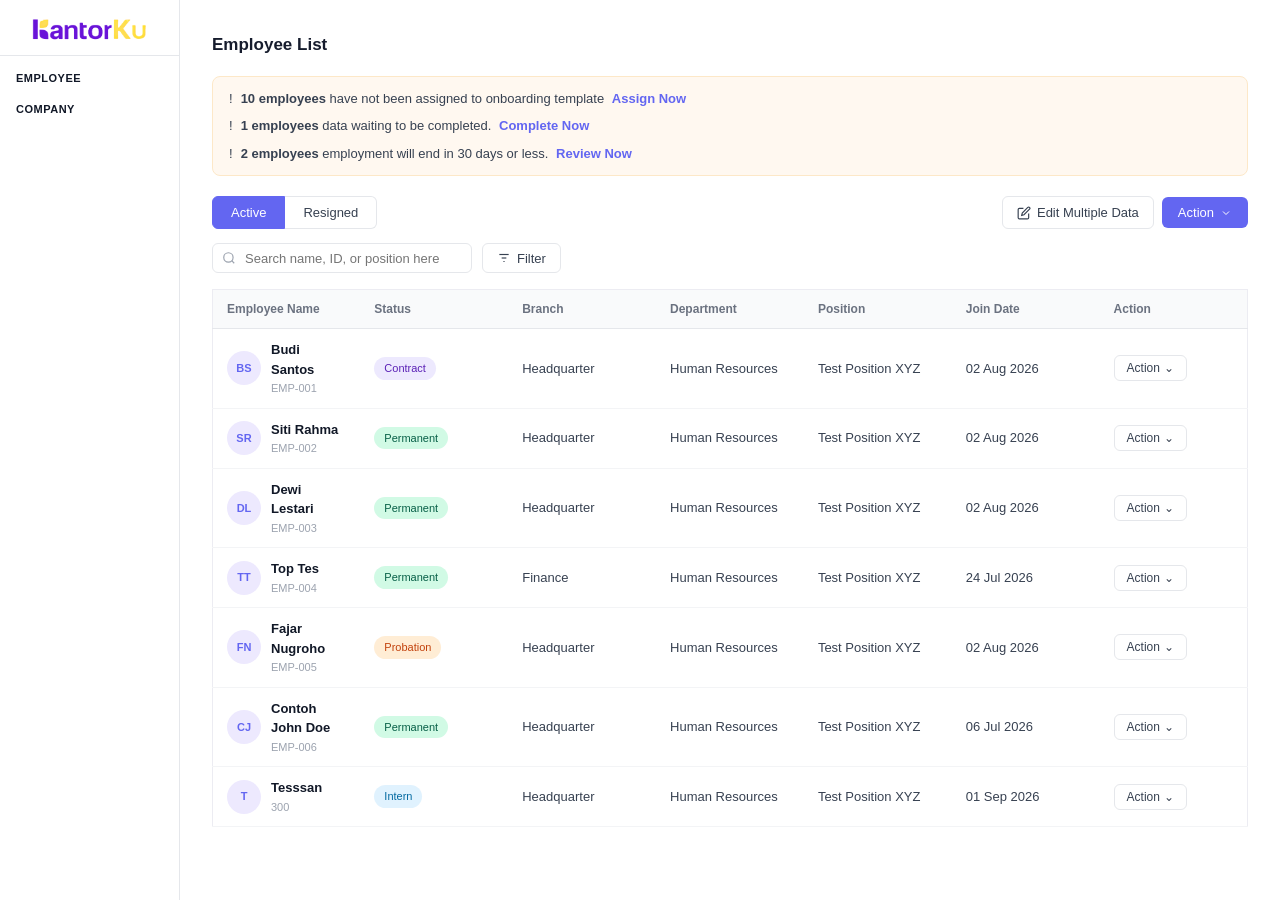
<file: index.html>
<!DOCTYPE html>
<html lang="id">
<head>
	<meta charset="UTF-8">
	<meta name="viewport" content="width=device-width, initial-scale=1.0">
	<title>Employee HRIS</title>
	<link rel="stylesheet" href="css/sidebar.css">
	<link rel="stylesheet" href="css/onboarding.css">
	<link rel="stylesheet" href="css/employee.css">
</head>
<body>
	<div class="app-shell">
		<div data-sidebar="components/sidebar.html"></div>
		<main id="app-content" class="main-content" aria-live="polite"></main>
	</div>

	<script src="js/sidebar.js"></script>
	<script src="js/router.js"></script>
	<script src="js/onboarding.js"></script>
</body>
</html>
</file>
<file: css/sidebar.css>
:root {
  --sidebar-bg: #ffffff;
  --sidebar-border: #e5e7eb;
  --sidebar-text: #374151;
  --sidebar-title: #111827;
  --sidebar-hover: #f3f4f6;
  --sidebar-active: #6366f1;
  --sidebar-shadow: rgba(0, 0, 0, 0.05);
}

* { box-sizing: border-box; margin: 0; padding: 0; }

body {
  min-height: 100vh;
  margin: 0;
  background: #f9fafb;
  color: var(--sidebar-text);
  font-family: -apple-system, BlinkMacSystemFont, "Segoe UI", Roboto, "Helvetica Neue", Arial, sans-serif;
  line-height: 1.5;
}

.app-shell { display: flex; min-height: 100vh; }
.sidebar { width: 180px; flex: 0 0 180px; min-height: 100vh; padding: 16px 0; background: var(--sidebar-bg); border-right: 1px solid var(--sidebar-border); box-shadow: 2px 0 8px var(--sidebar-shadow); }
.sidebar__brand { display: flex; align-items: center; justify-content: center; padding: 0 12px 12px; margin-bottom: 8px; border-bottom: 1px solid var(--sidebar-border); }
.sidebar__logo { width: 120px; height: auto; object-fit: contain; }
.sidebar__nav { display: flex; flex-direction: column; gap: 0; padding: 0 8px; }
.sidebar__section { margin-bottom: 0; }
.sidebar__submenu { display: grid; grid-template-rows: 0fr; overflow: hidden; transition: grid-template-rows .3s ease; }
.sidebar__submenu > * { min-height: 0; }
.sidebar__section.is-open .sidebar__submenu { grid-template-rows: 1fr; margin-bottom: 8px; }
.sidebar__title { padding: 6px 8px; margin-bottom: 2px; color: var(--sidebar-title); font-size: 11px; font-weight: 700; text-transform: uppercase; letter-spacing: .5px; cursor: pointer; }
.sidebar__title:hover { color: var(--sidebar-active); }
.sidebar__link { display: block; padding: 5px 8px 5px 20px; position: relative; border-radius: 6px; color: var(--sidebar-text); font-size: 13px; text-decoration: none; transition: background .2s ease, color .2s ease, padding .2s ease; }
.sidebar__link:hover { padding-left: 22px; background: var(--sidebar-hover); color: var(--sidebar-active); }
.sidebar__link.is-active { color: var(--sidebar-active); font-weight: 600; }
.main-content { flex: 1; min-width: 0; padding: 32px; background: #f9fafb; }

@media (max-width: 768px) {
  .sidebar { width: 200px; flex-basis: 200px; }
  .sidebar__logo { width: 120px; }
  .main-content { padding: 20px; }
}

@media (max-width: 640px) {
  .app-shell { display: block; }
  .sidebar { width: 100%; min-height: auto; padding: 10px 12px; border-right: 0; border-bottom: 1px solid var(--sidebar-border); box-shadow: 0 2px 8px var(--sidebar-shadow); }
  .sidebar__brand { justify-content: flex-start; padding: 0 4px 8px; margin-bottom: 8px; }
  .sidebar__logo { width: 104px; }
  .sidebar__nav { flex-direction: row; align-items: flex-start; gap: 8px; padding: 0; overflow-x: auto; }
  .sidebar__section { min-width: max-content; }
  .sidebar__title { padding: 5px 8px; font-size: 10px; }
  .sidebar__link { padding: 5px 8px; font-size: 11px; }
  .sidebar__link:hover { padding-left: 8px; }
  .main-content { width: 100%; padding: 16px 12px; }
}
</file>
<file: css/onboarding.css>
:root {
  --onboarding-purple: #6414d7;
  --onboarding-purple-dark: #5410b8;
  --onboarding-purple-soft: #f2efff;
  --onboarding-border: #e5e7eb;
  --onboarding-text: #1f2937;
}

#app-content { background: #fff; }
#app-content > h1 { margin: 0 0 18px; color: #161c2d; font-size: 17px; font-weight: 700; }

.tab-container { display: flex; gap: 0; margin-bottom: 14px; }
.tab-btn { min-height: 30px; padding: 6px 15px; border: 1px solid var(--onboarding-border); background: #fff; color: #374151; cursor: pointer; font-size: 12px; font-weight: 500; transition: background .2s ease, color .2s ease; }
.tab-btn:first-child { border-radius: 5px 0 0 5px; }
.tab-btn:last-child { border-radius: 0 5px 5px 0; }
.tab-btn:hover { background: #faf9ff; }
.tab-btn.active { background: var(--onboarding-purple); border-color: var(--onboarding-purple); color: #fff; }
.tab-badge { display: inline-flex; align-items: center; justify-content: center; width: 16px; height: 16px; margin-left: 6px; border-radius: 50%; background: #f1f1f4; color: #374151; font-size: 10px; font-weight: 600; }
.tab-btn.active .tab-badge { background: rgba(255, 255, 255, .3); color: #fff; }

.summary-cards { display: flex; align-items: stretch; gap: 10px; min-height: 68px; padding: 10px; margin-bottom: 14px; overflow-x: auto; border: 1px solid var(--onboarding-border); border-radius: 7px; background: #fff; }
.summary-card { flex: 0 1 122px; min-width: 112px; display: flex; align-items: center; gap: 9px; padding: 9px 12px; border: 1px solid #edf0f4; border-radius: 7px; background: #fff; color: var(--onboarding-text); cursor: pointer; transition: background .15s ease, border-color .15s ease; }
.summary-card:hover { background: #fafafa; }
.summary-card.active { border-color: var(--onboarding-purple); background: var(--onboarding-purple); color: #fff; }
.summary-card__icon { width: 27px; height: 27px; display: flex; align-items: center; justify-content: center; flex-shrink: 0; border-radius: 50%; background: #fff0d8; color: #b76b00; font-size: 13px; }
.summary-card:nth-child(2) .summary-card__icon { background: #dff6ee; color: #15936e; }
.summary-card:nth-child(3) .summary-card__icon { background: #e8efff; color: #4264c5; }
.summary-card.active .summary-card__icon { background: rgba(255, 255, 255, .2); color: #fff; }
.summary-card__count { font-size: 16px; font-weight: 700; line-height: 1; }
.summary-card__label { margin-top: 3px; color: #687184; font-size: 10px; white-space: nowrap; }
.summary-card.active .summary-card__label { color: rgba(255, 255, 255, .85); }

.toolbar { display: flex; align-items: center; gap: 7px; margin-bottom: 12px; }
.search-wrapper { position: relative; flex: 1; max-width: 217px; }
.search-wrapper svg { position: absolute; top: 50%; left: 10px; width: 14px; height: 14px; transform: translateY(-50%); stroke: #9ca3af; }
.search-input, .filter-btn { height: 30px; border: 1px solid var(--onboarding-border); border-radius: 4px; background: #fff; color: var(--onboarding-text); font-size: 11px; }
.search-input { width: 100%; padding: 6px 10px 6px 32px; outline: none; }
.search-input:focus { border-color: var(--onboarding-purple); }
.filter-btn { display: flex; align-items: center; gap: 6px; padding: 6px 12px; cursor: pointer; }
.filter-btn:hover { background: #faf9ff; }
.template-toolbar { display: flex; align-items: center; gap: 7px; margin-bottom: 12px; }
.toolbar-spacer { flex: 1; }
.outline-action-btn, .primary-action-btn { height: 30px; padding: 6px 13px; border-radius: 4px; font-size: 11px; font-weight: 600; cursor: pointer; }
.outline-action-btn { border: 1px solid var(--onboarding-purple); background: #fff; color: var(--onboarding-purple); }
.primary-action-btn { border: 1px solid var(--onboarding-purple); background: var(--onboarding-purple); color: #fff; }
.outline-action-btn:hover { background: var(--onboarding-purple-soft); }
.primary-action-btn:hover { background: var(--onboarding-purple-dark); }

.data-table { width: 100%; border: 1px solid #ececf2; border-collapse: collapse; table-layout: fixed; font-size: 11px; }
.data-table th { padding: 9px 13px; border-bottom: 1px solid #e2defb; background: #f1efff; color: #263047; font-size: 11px; font-weight: 600; text-align: left; }
.data-table td { height: 54px; padding: 8px 13px; border-bottom: 1px solid #f0f1f4; color: var(--onboarding-text); vertical-align: middle; }
.data-table tr:hover td { background: #fcfbff; }
.data-table tbody tr { cursor: pointer; }
.employee-cell { display: flex; align-items: center; gap: 9px; }
.avatar { width: 27px; height: 27px; display: flex; align-items: center; justify-content: center; flex-shrink: 0; border-radius: 50%; background: #e8e1ff; color: #5d3fc0; font-size: 10px; font-weight: 700; }
.employee-name { color: #5d21c6; font-size: 11px; font-weight: 600; }
.employee-meta { margin-top: 2px; color: #8d95a5; font-size: 10px; white-space: nowrap; }
.progress-wrapper { display: flex; flex-direction: column; gap: 5px; }
.progress-label { color: #374151; font-size: 11px; }
.progress-bar { width: 100%; max-width: 198px; height: 6px; overflow: hidden; border-radius: 99px; background: #e7e8ec; }
.progress-fill { height: 100%; border-radius: 99px; background: var(--onboarding-purple); }
.action-cell { display: flex; align-items: center; gap: 6px; }
.action-btn { width: 28px; height: 25px; display: flex; align-items: center; justify-content: center; border: 1px solid var(--onboarding-border); border-radius: 4px; background: #fff; color: #4b5563; cursor: pointer; }
.action-btn:hover { background: var(--onboarding-purple-soft); color: var(--onboarding-purple-dark); }
.action-btn svg { width: 13px; height: 13px; }
.template-table th:last-child, .template-table td:last-child { width: 86px; }
.template-table td { height: 44px; }
.template-name { color: #374151; font-weight: 600; }
.approval-info { display: inline-grid; width: 13px; height: 13px; place-items: center; margin-left: 3px; border: 1px solid #9ca3af; border-radius: 50%; color: #6b7280; font-size: 9px; }
.template-empty { display: flex; flex-direction: column; align-items: center; justify-content: center; padding: 60px 20px; text-align: center; }
.template-empty[hidden] { display: none; }
.template-empty img { width: 120px; margin-bottom: 16px; }
.template-empty h3 { margin: 0 0 6px; color: #111827; font-size: 15px; }
.template-empty p { margin: 0; color: #9ca3af; font-size: 13px; }
.template-pagination { display: flex; align-items: center; gap: 7px; margin-top: 12px; color: #8b93a3; font-size: 10px; }
.template-pagination select, .template-pagination button { height: 25px; border: 1px solid #e5e7eb; border-radius: 4px; background: #fff; color: #374151; font-size: 10px; }
.template-pagination select { padding: 3px 8px; }
.template-pagination button { min-width: 25px; padding: 3px 7px; cursor: pointer; }
.template-pagination button:first-of-type { margin-left: auto; }
.approval-table td { height: 48px; }
.approval-table td:first-child { display: flex; flex-direction: column; gap: 2px; }
.approval-status { display: inline-block; width: max-content; padding: 4px 8px; border-radius: 12px; background: #fff4d6; color: #9a6700; font-size: 10px; font-weight: 600; }
.approval-toolbar { margin-bottom: 12px; }
.empty-state { display: flex; flex-direction: column; align-items: center; justify-content: center; padding: 60px 20px; text-align: center; }
.empty-state img { width: 120px; height: auto; margin-bottom: 16px; }
.empty-state h3 { margin: 0 0 6px; color: #111827; font-size: 15px; font-weight: 600; }
.empty-state p { margin: 0; color: #9ca3af; font-size: 13px; }

@media (max-width: 800px) {
  #tab-content-container { overflow-x: auto; }
  .data-table { min-width: 760px; }
}

.employee-detail-view {
  min-height: 570px;
  background: #fff;
}

.detail-header {
  height: 42px;
  display: flex;
  align-items: center;
  justify-content: flex-end;
  padding: 0 8px;
  background: #f5f2ff;
}

.detail-close {
  border: 0;
  background: transparent;
  color: #4b5563;
  font-size: 24px;
  line-height: 1;
  cursor: pointer;
}

.detail-layout {
  display: grid;
  grid-template-columns: minmax(280px, 335px) minmax(430px, 1fr);
  gap: 21px;
  padding: 18px 20px;
}

.detail-sidebar h2,
.task-panel h2 {
  margin: 0 0 10px;
  color: #111827;
  font-size: 13px;
  font-weight: 700;
}

.detail-card,
.task-panel {
  border: 1px solid #ececf2;
  border-radius: 4px;
  background: #fff;
}

.detail-summary { margin-bottom: 15px; padding: 5px 14px 10px; }
.employee-info { margin-bottom: 0; padding: 0 14px; }

.detail-row {
  min-height: 29px;
  display: grid;
  grid-template-columns: 124px 1fr;
  align-items: center;
  border-bottom: 1px solid #ececf2;
  color: #1f2937;
  font-size: 11px;
}

.detail-row:last-child { border-bottom: 0; }
.detail-row strong { color: #5d21c6; font-weight: 500; }
.detail-summary .detail-row strong { color: #374151; }
.detail-progress { height: 6px; overflow: hidden; margin-top: 2px; border-radius: 99px; background: #e7e8ec; }
.detail-progress span { display: block; height: 100%; border-radius: inherit; background: var(--onboarding-purple); }

.task-panel { min-height: 300px; padding: 0 14px; }
.task-panel-header { display: flex; align-items: center; justify-content: space-between; padding-top: 0; }
.task-panel-header h2 { margin: 0; }
.add-task-btn { padding: 7px 14px; border: 0; border-radius: 4px; background: var(--onboarding-purple); color: #fff; font-size: 11px; cursor: pointer; }
.add-task-btn:hover { background: var(--onboarding-purple-dark); }
.task-toolbar { display: flex; gap: 7px; margin: 13px 0 10px; }
.task-toolbar .search-wrapper { max-width: 185px; }
.task-table-header { display: grid; grid-template-columns: 1.5fr .8fr 1fr .8fr 1.1fr .7fr; gap: 8px; padding: 0 4px 10px; border-bottom: 1px solid #ececf2; color: #1f2937; font-size: 10px; font-weight: 600; }
.task-empty { display: flex; flex-direction: column; align-items: center; justify-content: center; min-height: 190px; color: #111827; font-size: 11px; text-align: center; }
.task-empty-icon { margin-bottom: 5px; font-size: 42px; }
.task-empty span { margin-top: 3px; color: #4b5563; font-size: 10px; }

.task-drawer-layer { position: fixed; z-index: 20; inset: 0; }
.task-drawer-overlay { position: absolute; inset: 0; background: rgba(17, 24, 39, .48); }
.task-drawer { position: absolute; top: 0; right: 0; bottom: 0; width: min(390px, 100vw); display: flex; flex-direction: column; background: #fff; box-shadow: -5px 0 18px rgba(17, 24, 39, .16); }
.task-drawer-content { flex: 1; padding: 22px 20px; overflow-y: auto; }
.task-drawer-content h2 { margin: 0 0 16px; color: #111827; font-size: 15px; }
.task-notice { margin-bottom: 17px; padding: 10px 12px; border-radius: 4px; background: #faf8f2; color: #374151; font-size: 10px; line-height: 1.45; }
.task-notice a { color: var(--onboarding-purple); font-weight: 600; }
.task-drawer label { display: grid; grid-template-columns: 80px 1fr; align-items: center; gap: 9px; margin-bottom: 9px; color: #111827; font-size: 11px; }
.task-drawer input,
.task-drawer select { width: 100%; height: 30px; padding: 6px 9px; border: 1px solid #e5e7eb; border-radius: 4px; background: #fff; color: #9ca3af; font-size: 11px; outline: none; }
.task-drawer input:focus,
.task-drawer select:focus { border-color: var(--onboarding-purple); }
.task-drawer-footer { display: flex; justify-content: flex-end; gap: 16px; padding: 14px 20px; border-top: 1px solid #ececf2; }
.drawer-cancel { border: 0; background: transparent; color: var(--onboarding-purple); font-size: 11px; font-weight: 600; cursor: pointer; }
.drawer-submit { padding: 7px 16px; border: 0; border-radius: 18px; background: var(--onboarding-purple); color: #fff; font-size: 11px; font-weight: 600; cursor: pointer; }

@media (max-width: 800px) {
  .detail-layout { grid-template-columns: 1fr; }
  .task-table-header { min-width: 530px; }
  .task-panel { overflow-x: auto; }
}

.create-onboarding-page { color: #1f2937; }
.create-breadcrumb { margin-bottom: 22px; color: #374151; font-size: 12px; }
.create-breadcrumb span { margin: 0 8px; color: #9ca3af; font-size: 18px; vertical-align: -2px; }
.create-breadcrumb strong { color: #111827; font-weight: 600; }
.create-steps { display: grid; grid-template-columns: repeat(3, 1fr); max-width: 640px; margin: 0 auto 24px; }
.create-step { position: relative; display: flex; flex-direction: column; align-items: center; gap: 7px; color: #8b93a3; font-size: 11px; text-align: center; }
.create-step::before { position: absolute; top: 11px; left: -50%; width: 100%; height: 1px; background: #e5e7eb; content: ''; }
.create-step:first-child::before { display: none; }
.create-step span { z-index: 1; width: 22px; height: 22px; display: grid; place-items: center; border-radius: 50%; background: #f3f4f6; color: #374151; font-weight: 600; }
.create-step strong { font-weight: 500; }
.create-step.active, .create-step.complete { color: #111827; }
.create-step.active span { background: var(--onboarding-purple); color: #fff; }
.create-step.active strong { font-weight: 700; }
.create-step.complete span { background: #eee9ff; color: var(--onboarding-purple); }
.create-panel { border: 1px solid #ececf2; border-radius: 4px; background: #fff; }
.create-panel > h2 { margin: 0; padding: 10px 14px; border-bottom: 1px solid #e6e3f3; background: #f3f0ff; color: #1f2937; font-size: 12px; }
.create-field-row { display: grid; grid-template-columns: 220px minmax(280px, 370px); gap: 14px; min-height: 82px; align-items: start; padding: 14px; border-bottom: 1px solid #ececf2; font-size: 11px; }
.create-field-row > label { padding-top: 8px; font-weight: 600; }
.create-field-row input:not([type='radio']):not([type='checkbox']), .create-field-row textarea { width: 100%; border: 1px solid #e5e7eb; border-radius: 4px; padding: 8px 10px; color: #374151; font: inherit; outline: none; }
.create-field-row textarea { height: 72px; resize: vertical; }
.create-field-row input:focus, .create-field-row textarea:focus, .category-content input:focus, .task-row input:focus, .task-row select:focus { border-color: var(--onboarding-purple); }
.create-field-row input.invalid { border-color: #ef4444; }
.field-error { display: none; margin-top: 5px; color: #ef4444; font-size: 10px; }
.field-error:not([hidden]) { display: block; }
.reminder-box { border: 1px solid #e5e7eb; border-radius: 4px; }
.reminder-actions { display: flex; align-items: center; gap: 8px; padding: 8px 10px; color: #8b93a3; font-size: 10px; }
.reminder-item { display: flex; align-items: center; gap: 8px; padding: 8px 10px; border-bottom: 1px solid #ececf2; font-size: 10px; }
.reminder-item > input { width: 32px; border: 1px solid #e5e7eb; border-radius: 4px; padding: 5px; text-align: center; }
.reminder-item label { display: flex; align-items: center; gap: 4px; white-space: nowrap; }
.reminder-item button { margin-left: auto; border: 0; background: transparent; color: #6b7280; font-size: 18px; cursor: pointer; }
.secondary-create-btn, .primary-create-btn, .outline-create-btn, .add-category-btn { border: 0; border-radius: 4px; background: var(--onboarding-purple); color: #fff; cursor: pointer; font-size: 11px; font-weight: 600; }
.secondary-create-btn { padding: 8px 13px; }
.default-template { display: flex; align-items: center; gap: 7px; padding: 14px; font-size: 11px; }
.create-footer { display: flex; justify-content: flex-end; gap: 16px; padding: 14px 0; }
.text-create-btn { border: 0; background: transparent; color: var(--onboarding-purple); font-size: 11px; font-weight: 600; cursor: pointer; }
.primary-create-btn { min-width: 70px; padding: 8px 16px; border-radius: 18px; }
.task-step-layout { display: grid; grid-template-columns: 225px 1fr; min-height: 250px; }
.category-list { border-right: 1px solid #ececf2; background: #fff; }
.category-item { display: flex; flex-direction: column; gap: 7px; padding: 13px 15px; color: #5d21c6; font-size: 11px; }
.category-item.active { background: #ded7fb; }
.category-item span { width: max-content; padding: 4px 8px; border-radius: 12px; background: #f5f3ff; color: #5d21c6; font-size: 10px; }
.add-category-btn { width: 100%; padding: 10px; border-radius: 0; }
.category-content { padding: 14px; }
.category-content label { display: grid; grid-template-columns: 145px 1fr; align-items: center; gap: 12px; font-size: 11px; font-weight: 600; }
.category-content label input { height: 30px; border: 1px solid #e5e7eb; border-radius: 4px; padding: 7px 10px; font: inherit; font-weight: 400; outline: none; }
.task-heading { display: flex; justify-content: space-between; align-items: center; margin: 22px 0 10px; font-size: 11px; }
.create-task-table { overflow-x: auto; border: 1px solid #ececf2; }
.task-table-head, .task-row { display: grid; grid-template-columns: 1fr 1.3fr 1.2fr 1fr 1.2fr; gap: 8px; min-width: 620px; align-items: center; padding: 10px; font-size: 10px; }
.task-table-head { background: #f3f0ff; color: #1f2937; font-weight: 600; }
.task-row { border-top: 1px solid #ececf2; }
.task-row input, .task-row select { width: 100%; height: 30px; min-width: 0; border: 1px solid #e5e7eb; border-radius: 4px; padding: 6px 8px; color: #9ca3af; font: inherit; outline: none; }
.task-row .task-type { color: #374151; }
.criteria-empty { display: flex; flex-direction: column; align-items: center; justify-content: center; min-height: 310px; color: #374151; font-size: 12px; text-align: center; }
.criteria-icon { margin-bottom: 12px; color: var(--onboarding-purple); font-size: 56px; }
.criteria-empty p { margin: 0 0 14px; }
.outline-create-btn { padding: 8px 15px; border: 1px solid var(--onboarding-purple); border-radius: 18px; background: #fff; color: var(--onboarding-purple); }
.criteria-editor { padding: 14px; }
.criteria-editor-header { margin-bottom: 14px; }
.criteria-editor-header label { display: grid; grid-template-columns: 145px 1fr; align-items: center; gap: 12px; color: #1f2937; font-size: 11px; font-weight: 600; }
.criteria-editor-header input { height: 30px; border: 1px solid #e5e7eb; border-radius: 4px; padding: 7px 10px; font: inherit; font-weight: 400; outline: none; }
.criteria-columns { display: grid; grid-template-columns: repeat(4, 1fr); border: 1px solid #ececf2; }
.criteria-column { min-height: 290px; padding: 12px 14px; border-right: 1px solid #ececf2; }
.criteria-column:last-child { border-right: 0; }
.criteria-column strong, .criteria-column small { display: block; }
.criteria-column strong { color: #1f2937; font-size: 11px; }
.criteria-column small { margin: 4px 0 9px; color: #8b93a3; font-size: 9px; }
.criteria-column > input { width: 100%; height: 30px; margin-bottom: 10px; border: 1px solid #e5e7eb; border-radius: 4px; padding: 6px 8px; font-size: 10px; outline: none; }
.criteria-column > input:focus, .criteria-editor-header input:focus { border-color: var(--onboarding-purple); }
.criteria-column label { display: flex; align-items: flex-start; gap: 7px; margin: 9px 0; color: #1f2937; font-size: 10px; line-height: 1.3; }
.criteria-column label input { margin: 1px 0 0; accent-color: var(--onboarding-purple); }
.criteria-task-heading { display: flex; align-items: center; justify-content: space-between; margin: 28px 0 10px; color: #1f2937; font-size: 11px; }
.criteria-task-table { margin-bottom: 2px; }

@media (max-width: 800px) {
  .create-field-row, .task-step-layout { grid-template-columns: 1fr; }
  .category-list { border-right: 0; border-bottom: 1px solid #ececf2; }
  .create-field-row > label { padding-top: 0; }
  .criteria-columns { grid-template-columns: repeat(2, minmax(180px, 1fr)); }
}

@media (max-width: 768px) {
  #app-content > h1 { font-size: 16px; }

  .tab-container,
  .template-toolbar {
    flex-wrap: wrap;
  }

  .template-toolbar .toolbar-spacer { display: none; }
  .template-toolbar .search-wrapper { flex: 1 1 220px; max-width: none; }
  .template-toolbar .outline-action-btn,
  .template-toolbar .primary-action-btn { flex: 1 1 auto; }

  .summary-cards { margin-right: 0; }

  .data-table {
    display: block;
    overflow-x: auto;
    white-space: nowrap;
  }

  .data-table thead,
  .data-table tbody { min-width: 760px; }

  .detail-layout { padding: 14px 12px; }
  .detail-row { grid-template-columns: 110px 1fr; }
  .task-drawer { width: min(390px, 94vw); }

  .create-breadcrumb { line-height: 1.8; }
  .create-steps { margin-bottom: 18px; }
  .create-step { font-size: 10px; }
  .create-field-row { grid-template-columns: 1fr; gap: 7px; }
  .create-field-row > label { padding-top: 0; }
  .create-field-row > div { width: 100%; }
  .reminder-item { flex-wrap: wrap; }
  .reminder-item label { white-space: normal; }
  .criteria-editor-header label { grid-template-columns: 1fr; gap: 7px; }
  .criteria-columns { grid-template-columns: repeat(2, minmax(180px, 1fr)); overflow-x: auto; }
  .criteria-column { min-width: 180px; }
}

@media (max-width: 480px) {
  .tab-btn { flex: 1 1 auto; padding: 6px 8px; font-size: 11px; }
  .summary-card { min-width: 106px; padding: 8px 9px; }
  .summary-cards { gap: 7px; padding: 8px; }
  .toolbar .search-wrapper { max-width: none; }
  .filter-btn { flex: 0 0 auto; }
  .template-toolbar .outline-action-btn,
  .template-toolbar .primary-action-btn { width: 100%; }
  .template-pagination { flex-wrap: wrap; }
  .template-pagination button:first-of-type { margin-left: 0; }
  .detail-layout { grid-template-columns: minmax(0, 1fr); }
  .detail-row { grid-template-columns: 100px minmax(0, 1fr); }
  .task-panel-header { gap: 10px; }
  .task-panel-header h2 { white-space: nowrap; }
  .task-drawer-content { padding: 18px 14px; }
  .task-drawer label { grid-template-columns: 74px minmax(0, 1fr); }
  .create-steps { min-width: 560px; transform-origin: left top; }
  .create-onboarding-page { overflow-x: auto; }
  .create-footer { position: sticky; bottom: 0; background: #fff; }
}
</file>
<file: css/employee.css>
.page-title {
  font-size: 18px;
  font-weight: 700;
  color: #111827;

@media (max-width: 768px) {
  .top-bar {
    align-items: stretch;
    flex-direction: column;
    gap: 10px;
  }

  .top-bar-actions {
    justify-content: flex-start;
    flex-wrap: wrap;
  }

  .notification-banner {
    padding: 10px 12px;
  }

  .notification-item {
    align-items: flex-start;
    font-size: 11px;
  }

  .toolbar {
    flex-wrap: wrap;
  }

  .toolbar .search-wrapper {
    flex: 1 1 220px;
    max-width: none;
  }

  .data-table {
    display: block;
    overflow-x: auto;
    white-space: nowrap;
  }

  .data-table table,
  .data-table thead,
  .data-table tbody {
    min-width: 760px;
  }
}

@media (max-width: 480px) {
  .page-title { font-size: 16px; }

  .tab-group .tab-btn,
  .edit-multiple-btn,
  .action-dropdown-btn {
    padding: 7px 10px;
    font-size: 11px;
  }

  .edit-multiple-btn svg { display: none; }
  .top-bar-actions { gap: 6px; }
  .notification-item a { white-space: nowrap; }
}
  margin: 0 0 16px;
}

.notification-banner {
  background: #fff8f0;
  border: 1px solid #fde8c8;
  border-radius: 8px;
  padding: 12px 16px;
  margin-bottom: 20px;
  display: flex;
  flex-direction: column;
  gap: 8px;
}

.notification-item {
  display: flex;
  align-items: center;
  gap: 8px;
  font-size: 13px;
  color: #374151;
}

.notification-item svg {
  flex-shrink: 0;
  color: #f59e0b;
}

.notification-item strong {
  font-weight: 700;
}

.notification-item a {
  color: #6366f1;
  font-weight: 600;
  text-decoration: none;
  margin-left: 4px;
}

.notification-item a:hover {
  text-decoration: underline;
}

.top-bar {
  display: flex;
  align-items: center;
  justify-content: space-between;
  margin-bottom: 14px;
}

.tab-group {
  display: flex;
  gap: 0;
}

.tab-group .tab-btn {
  padding: 8px 18px;
  border: 1px solid #e5e7eb;
  background: #fff;
  cursor: pointer;
  font-size: 13px;
  font-weight: 500;
  color: #374151;
  transition: all 0.15s;
}

.tab-group .tab-btn:first-child {
  border-radius: 6px 0 0 6px;
}

.tab-group .tab-btn:last-child {
  border-radius: 0 6px 6px 0;
  border-left: none;
}

.tab-group .tab-btn.active {
  background: #6366f1;
  color: #fff;
  border-color: #6366f1;
}

.top-bar-actions {
  display: flex;
  align-items: center;
  gap: 8px;
}

.edit-multiple-btn {
  display: flex;
  align-items: center;
  gap: 6px;
  padding: 8px 14px;
  border: 1px solid #e5e7eb;
  border-radius: 6px;
  background: #fff;
  font-size: 13px;
  color: #374151;
  cursor: pointer;
  transition: background 0.15s;
}

.edit-multiple-btn:hover {
  background: #f9fafb;
}

.action-dropdown-btn {
  display: flex;
  align-items: center;
  gap: 6px;
  padding: 8px 16px;
  border: none;
  border-radius: 6px;
  background: #6366f1;
  color: #fff;
  font-size: 13px;
  font-weight: 500;
  cursor: pointer;
  transition: background 0.15s;
}

.action-dropdown-btn:hover {
  background: #4f46e5;
}

.toolbar {
  display: flex;
  align-items: center;
  gap: 10px;
  margin-bottom: 16px;
}

.search-wrapper {
  position: relative;
  max-width: 260px;
  width: 100%;
}

.search-wrapper svg {
  position: absolute;
  left: 10px;
  top: 50%;
  transform: translateY(-50%);
  width: 14px;
  height: 14px;
  stroke: #9ca3af;
}

.search-input {
  width: 100%;
  padding: 8px 10px 8px 32px;
  border: 1px solid #e5e7eb;
  border-radius: 6px;
  font-size: 13px;
  color: #374151;
  outline: none;
  transition: border-color 0.2s;
}

.search-input:focus {
  border-color: #6366f1;
}

.filter-btn {
  display: flex;
  align-items: center;
  gap: 6px;
  padding: 8px 14px;
  border: 1px solid #e5e7eb;
  border-radius: 6px;
  background: #fff;
  font-size: 13px;
  color: #374151;
  cursor: pointer;
  transition: background 0.15s;
}

.filter-btn:hover {
  background: #f9fafb;
}

.data-table {
  width: 100%;
  border-collapse: collapse;
  font-size: 13px;
}

.data-table th {
  padding: 10px 14px;
  text-align: left;
  font-size: 12px;
  font-weight: 600;
  color: #6b7280;
  background: #f9fafb;
  border-bottom: 1px solid #e5e7eb;
}

.data-table td {
  padding: 11px 14px;
  border-bottom: 1px solid #f3f4f6;
  color: #374151;
  vertical-align: middle;
}

.data-table tr:hover td {
  background: #fafafa;
}

.employee-cell {
  display: flex;
  align-items: center;
  gap: 10px;
}

.avatar {
  width: 34px;
  height: 34px;
  border-radius: 50%;
  background: #ede9fe;
  color: #6366f1;
  font-size: 11px;
  font-weight: 700;
  display: flex;
  align-items: center;
  justify-content: center;
  flex-shrink: 0;
}

.employee-name {
  font-weight: 600;
  color: #111827;
  font-size: 13px;
}

.employee-meta {
  font-size: 11px;
  color: #9ca3af;
  margin-top: 1px;
}

.badge {
  display: inline-block;
  padding: 3px 10px;
  border-radius: 99px;
  font-size: 11px;
  font-weight: 500;
}

.badge-permanent  { background: #d1fae5; color: #065f46; }
.badge-contract   { background: #ede9fe; color: #5b21b6; }
.badge-intern     { background: #e0f2fe; color: #0369a1; }
.badge-probation  { background: #ffedd5; color: #c2410c; }

.row-action-btn {
  display: flex;
  align-items: center;
  gap: 4px;
  padding: 5px 12px;
  border: 1px solid #e5e7eb;
  border-radius: 6px;
  background: #fff;
  font-size: 12px;
  color: #374151;
  cursor: pointer;
  transition: background 0.15s;
}

.row-action-btn:hover {
  background: #f3f4f6;
}

.empty-state {
  display: flex;
  flex-direction: column;
  align-items: center;
  justify-content: center;
  padding: 60px 20px;
  text-align: center;
}

.empty-state img {
  width: 100px;
  height: auto;
  margin-bottom: 16px;
}

.empty-state h3 {
  font-size: 15px;
  font-weight: 600;
  color: #111827;
  margin: 0 0 6px;
}

.empty-state p {
  font-size: 13px;
  color: #9ca3af;
  margin: 0;
}

@media (max-width: 768px) {
  .top-bar { align-items: stretch; flex-direction: column; gap: 10px; }
  .top-bar-actions { justify-content: flex-start; flex-wrap: wrap; }
  .notification-banner { padding: 10px 12px; }
  .notification-item { align-items: flex-start; font-size: 11px; }
  .toolbar { flex-wrap: wrap; }
  .toolbar .search-wrapper { flex: 1 1 220px; max-width: none; }
  .data-table { display: block; overflow-x: auto; white-space: nowrap; }
  .data-table thead, .data-table tbody { min-width: 760px; }
}

@media (max-width: 480px) {
  .page-title { font-size: 16px; }
  .tab-group .tab-btn, .edit-multiple-btn, .action-dropdown-btn { padding: 7px 10px; font-size: 11px; }
  .edit-multiple-btn svg { display: none; }
  .top-bar-actions { gap: 6px; }
  .notification-item a { white-space: nowrap; }
}
</file>
